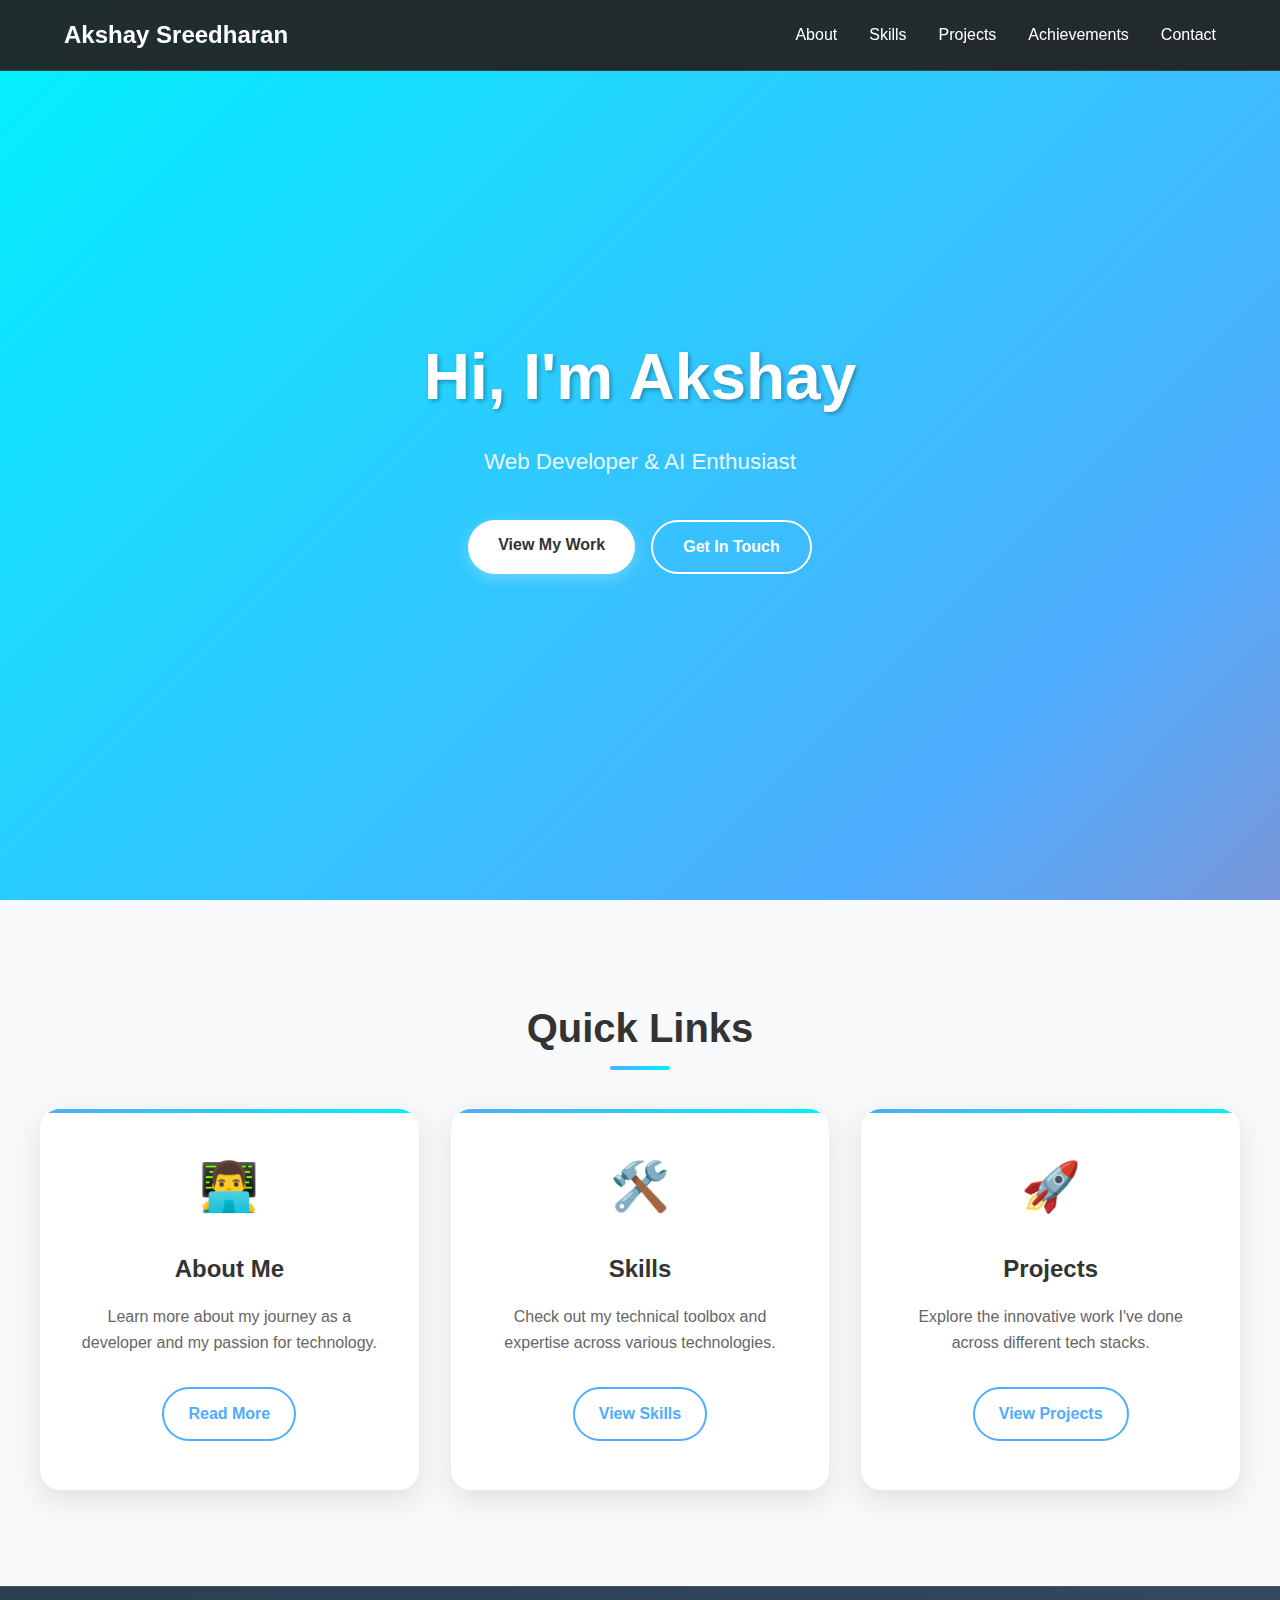
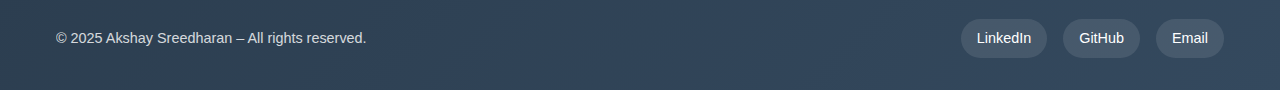
<file: index.html>
<!DOCTYPE html>
<html lang="en">
<head>
  <meta charset="UTF-8">
  <title>Akshay Sreedharan</title>
  <meta name="viewport" content="width=device-width, initial-scale=1">
  <link rel="stylesheet" href="style.css">
</head>
<body>
  <div class="page-wrapper">
    <!-- Navbar -->
    <nav class="navbar">
      <div class="container">
        <a href="index.html" class="logo">Akshay Sreedharan</a>

        <!-- Hamburger -->
        <div class="hamburger" id="hamburger">
          <span></span><span></span><span></span>
        </div>

        <ul class="nav-links" id="nav-links">
          <li><a href="about.html">About</a></li>
          <li><a href="skills.html">Skills</a></li>
          <li><a href="projects.html">Projects</a></li>
          <li><a href="achievements.html">Achievements</a></li>
          <li><a href="contact.html">Contact</a></li>
        </ul>
      </div>
    </nav>

    <main class="main-content">
      <!-- Hero -->
      <section class="hero">
        <div class="hero-content">
          <h1>Hi, I'm Akshay</h1>
          <p>Web Developer & AI Enthusiast</p>
          <div class="hero-buttons">
            <a href="projects.html" class="btn btn-primary">View My Work</a>
            <a href="contact.html" class="btn btn-secondary">Get In Touch</a>
          </div>
        </div>
        <div class="hero-particles" id="particles-js"></div>
      </section>

      <!-- Cards -->
      <section class="cards">
        <div class="container">
          <h2>Quick Links</h2>
          <div class="card-grid">
            <div class="card">
              <div class="card-icon">👨‍💻</div>
              <h3>About Me</h3>
              <p>Learn more about my journey as a developer and my passion for technology.</p>
              <a href="about.html" class="btn-outline">Read More</a>
            </div>
            <div class="card">
              <div class="card-icon">🛠️</div>
              <h3>Skills</h3>
              <p>Check out my technical toolbox and expertise across various technologies.</p>
              <a href="skills.html" class="btn-outline">View Skills</a>
            </div>
            <div class="card">
              <div class="card-icon">🚀</div>
              <h3>Projects</h3>
              <p>Explore the innovative work I've done across different tech stacks.</p>
              <a href="projects.html" class="btn-outline">View Projects</a>
            </div>
          </div>
        </div>
      </section>
    </main>

    <footer>
      <div class="container">
        <p>© 2025 Akshay Sreedharan – All rights reserved.</p>
        <div class="social-links">
          <a href="#" aria-label="LinkedIn">LinkedIn</a>
          <a href="#" aria-label="GitHub">GitHub</a>
          <a href="#" aria-label="Email">Email</a>
        </div>
      </div>
    </footer>
  </div>

  <!-- External JS -->
  <script src="particles.js"></script>
  <script src="script.js"></script>
</body>
</html>
</file>
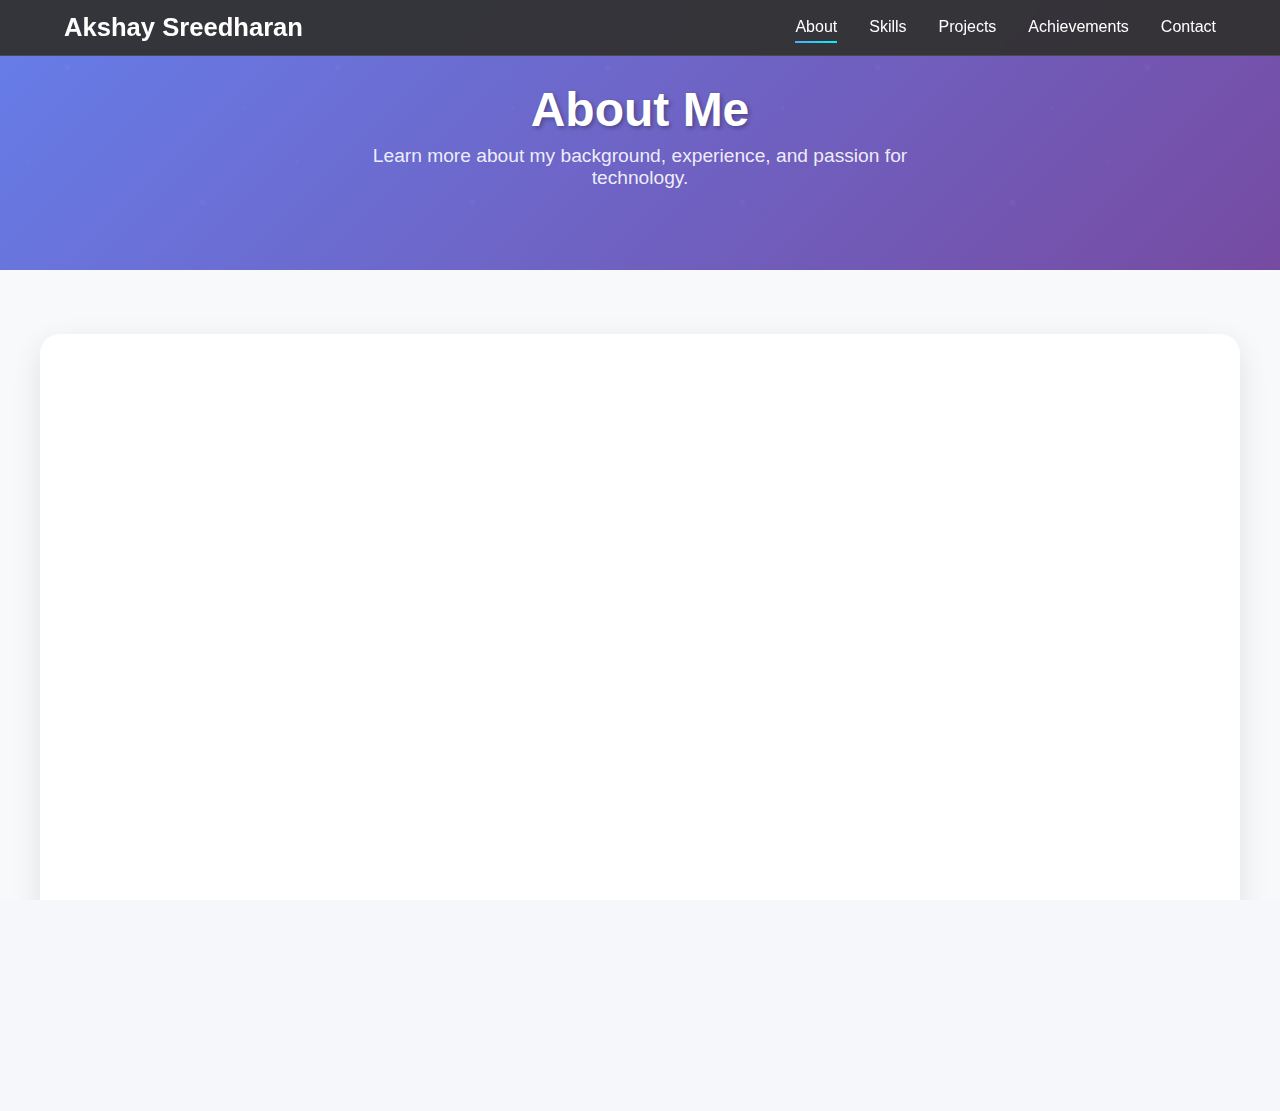
<file: about.html>
<!DOCTYPE html>
<html lang="en">
<head>
  <meta charset="UTF-8">
  <title>About | My Portfolio</title>
  <meta name="viewport" content="width=device-width, initial-scale=1">
  <link rel="stylesheet" href="style-about.css">
</head>
<body>
  <div class="page-wrapper">
    <!-- Navbar -->
    <nav class="navbar">
      <div class="container">
        <a href="index.html" class="logo">Akshay Sreedharan</a>
        <div class="hamburger" id="hamburger">
          <span></span><span></span><span></span>
        </div>
        <ul class="nav-links" id="nav-links">
          <li><a href="about.html" class="active">About</a></li>
          <li><a href="skills.html">Skills</a></li>
          <li><a href="projects.html">Projects</a></li>
          <li><a href="achievements.html">Achievements</a></li>
          <li><a href="contact.html">Contact</a></li>
        </ul>
      </div>
    </nav>

    <main class="main-content">
      <!-- Hero Section -->
      <section class="hero">
        <div class="hero-content">
          <h1>About Me</h1>
          <p>Learn more about my background, experience, and passion for technology.</p>
        </div>
      </section>

      <!-- About Content -->
      <section class="about-section">
        <div class="container">
          <div class="about-container">
            <!-- Profile Image -->
            <div class="profile-image fade-in">
              <img src="images/akshay.png" alt="Akshay Sreedharan Profile Image">
            </div>

            <!-- About Text -->
            <div class="about-text fade-in">
              <h2>Hi, I'm Akshay Sreedharan</h2>
              <p>
                I am a passionate web developer and AI enthusiast with experience in creating modern and dynamic websites using HTML, CSS, JavaScript, Python-Django, C programming, MySQL, and Java. I also work on building AI/ML models to solve real-world problems.
              </p>
              <p>
                My goal is to continuously improve my skills and contribute to innovative projects. I also have strong teamwork, leadership, and project management abilities that help me collaborate effectively in diverse teams.
              </p>

              <!-- Highlights -->
              <div class="highlights">
                <div class="highlight fade-in">
                  <div class="highlight-icon">🎓</div>
                  <h3>Education</h3>
                  <p>B.Tech, College of Engineering Trikaripur</p>
                </div>
                <div class="highlight fade-in">
                  <div class="highlight-icon">💼</div>
                  <h3>Experience</h3>
                  <p>AI/ML model building and web development projects</p>
                </div>
                <div class="highlight fade-in">
                  <div class="highlight-icon">🚀</div>
                  <h3>Interests</h3>
                  <p>AI, Web Development, Problem Solving</p>
                </div>
              </div>
            </div>
          </div>
        </div>
      </section>
    </main>

    <footer>
      <div class="container">
        <p>© 2025 Akshay Sreedharan – All rights reserved.</p>
        <div class="social-links">
          <a href="#" aria-label="LinkedIn">LinkedIn</a>
          <a href="#" aria-label="GitHub">GitHub</a>
          <a href="#" aria-label="Email">Email</a>
        </div>
      </div>
    </footer>
  </div>

  <script src="script.js"></script>
</body>
</html>
</file>
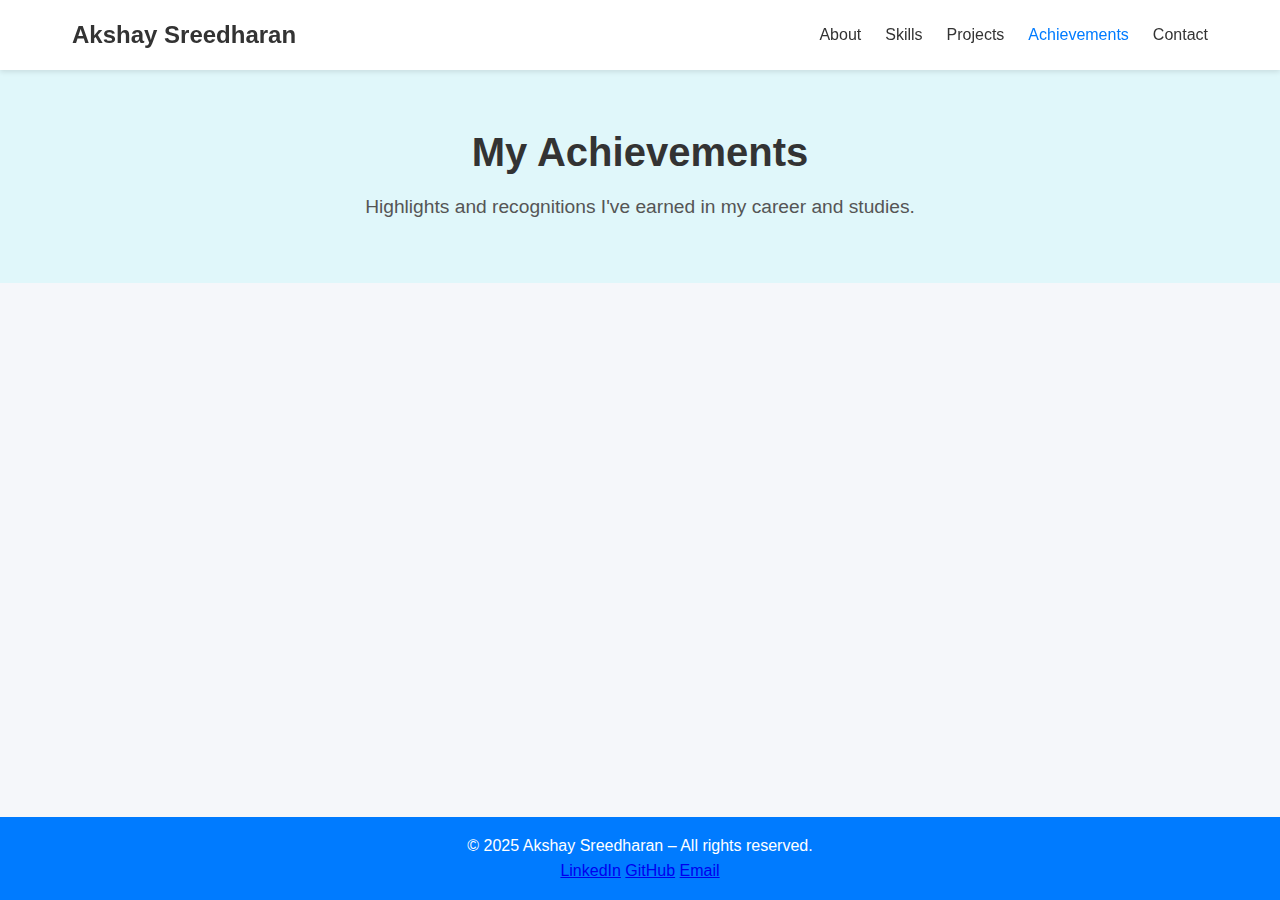
<file: achievements.html>
<!DOCTYPE html>
<html lang="en">
<head>
  <meta charset="UTF-8">
  <title>Achievements | My Portfolio</title>
  <meta name="viewport" content="width=device-width, initial-scale=1">
  <link rel="stylesheet" href="style-achievements.css">
</head>
<body>
  <div class="page-wrapper">
    <!-- Navbar -->
    <nav class="navbar">
      <div class="container">
        <a href="index.html" class="logo">Akshay Sreedharan</a>
        <div class="hamburger" id="hamburger">
          <span></span><span></span><span></span>
        </div>
        <ul class="nav-links" id="nav-links">
          <li><a href="about.html">About</a></li>
          <li><a href="skills.html">Skills</a></li>
          <li><a href="projects.html">Projects</a></li>
          <li><a href="achievements.html" class="active">Achievements</a></li>
          <li><a href="contact.html">Contact</a></li>
        </ul>
      </div>
    </nav>

    <main class="main-content">
      <!-- Hero Section -->
      <section class="hero">
        <div class="hero-content">
          <h1>My Achievements</h1>
          <p>Highlights and recognitions I've earned in my career and studies.</p>
        </div>
      </section>

  <!-- Achievements Section -->
  <section class="achievements-section">
    <div class="achievements-grid">

      <!-- Achievement 1 -->
      <div class="achievement-card fade-in">
        <img src="images/certificate1.jpg" alt="ICT Academy Internship Certificate">
        <h3>Internship - ICT Academy of Kerala</h3>
        <p>Completed a one-month internship in Artificial Intelligence and Machine Learning.</p>
        <span class="achievement-year">2025</span>
      </div>

      <!-- Achievement 2 -->
      <div class="achievement-card fade-in">
        <img src="images/certificate2.jpg" alt="Rever Tech Python Internship">
        <h3>Python Programming Internship</h3>
        <p>Attended a 7-day internship on Python Programming conducted by Revertech IT Solutions.</p>
        <span class="achievement-year">2024</span>
      </div>

    </div>
  </section>

    </main>

    <footer>
      <div class="container">
        <p>© 2025 Akshay Sreedharan – All rights reserved.</p>
        <div class="social-links">
          <a href="#" aria-label="LinkedIn">LinkedIn</a>
          <a href="#" aria-label="GitHub">GitHub</a>
          <a href="#" aria-label="Email">Email</a>
        </div>
      </div>
    </footer>
  </div>

  <script src="script.js"></script>
</body>
</html>
</file>
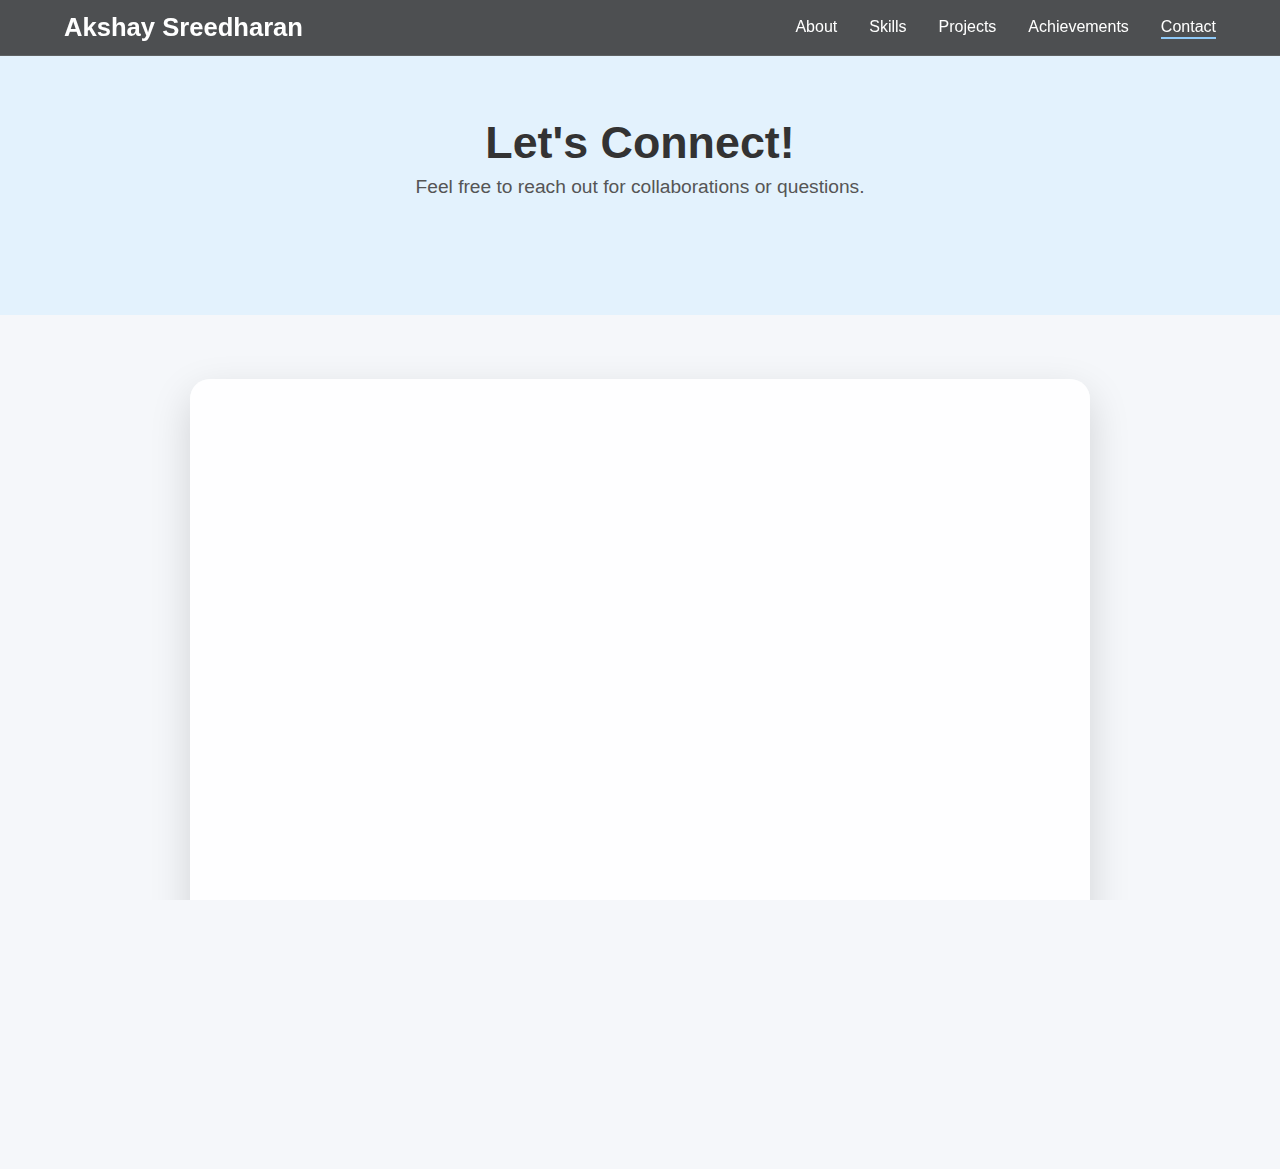
<file: contact.html>
<!DOCTYPE html>
<html lang="en">
<head>
  <meta charset="UTF-8">
  <title>Contact | Akshay Sreedharan
  </title>
  <meta name="viewport" content="width=device-width, initial-scale=1">
  <link rel="stylesheet" href="style-contact.css">
</head>
<body>
  <div class="page-wrapper">
    <!-- Navbar -->
    <nav class="navbar">
      <div class="container">
        <a href="index.html" class="logo">Akshay Sreedharan</a>
        <div class="hamburger" id="hamburger">
          <span></span><span></span><span></span>
        </div>
        <ul class="nav-links" id="nav-links">
          <li><a href="about.html">About</a></li>
          <li><a href="skills.html">Skills</a></li>
          <li><a href="projects.html">Projects</a></li>
          <li><a href="achievements.html">Achievements</a></li>
          <li><a href="contact.html" class="active">Contact</a></li>
        </ul>
      </div>
    </nav>

    <main class="main-content">
      <!-- Hero Section -->
      <section class="hero">
        <div class="hero-content">
          <h1>Let's Connect!</h1>
          <p>Feel free to reach out for collaborations or questions.</p>
        </div>
      </section>

  <!-- Contact Section -->
  <section class="contact-section">
    <div class="contact-container">
      <div class="contact-card">

        <!-- Profile Image -->
        <div class="contact-image fade-in" style="animation-delay: 0.2s;">
          <img src="images/akshay.png" alt="Akshay Sreedharan">
        </div>

        <!-- Contact Form -->
        <form class="contact-form fade-in" style="animation-delay: 0.4s;" action="#" method="post">
          <h2>Contact Me</h2>
          <p>Fill out the form below and I'll respond shortly.</p>

          <label for="name">Name</label>
          <input type="text" id="name" name="name" placeholder="Your Name" required>

          <label for="email">Email</label>
          <input type="email" id="email" name="email" placeholder="you@example.com" required>

          <label for="message">Message</label>
          <textarea id="message" name="message" rows="6" placeholder="Your message..." required></textarea>

          <button type="submit" class="btn">Send Message</button>

          <!-- Social Links -->
          <div class="social-links fade-in" style="animation-delay: 0.6s;">
            <a href="https://www.instagram.com/a_4_ksh_y" target="_blank">
              <img src="images/instagram.png" alt="Instagram">
            </a>
            <a href="https://www.linkedin.com/in/akshay-sreedharan" target="_blank">
              <img src="images/linkedin.png" alt="LinkedIn">
            </a>
            <a href="mailto:akshaysreedharan555@gmail.com">
              <img src="images/gmail.png" alt="Gmail">
            </a>
          </div>
        </form>

      </div>
    </div>
      </section>
    </main>

    <footer>
      <div class="container">
        <p>© 2025 Akshay Sreedharan – All rights reserved.</p>
        <div class="social-links">
          <a href="#" aria-label="LinkedIn">LinkedIn</a>
          <a href="#" aria-label="GitHub">GitHub</a>
          <a href="#" aria-label="Email">Email</a>
        </div>
      </div>
    </footer>
  </div>

  <script src="script.js"></script>
</body>
</html>
</file>
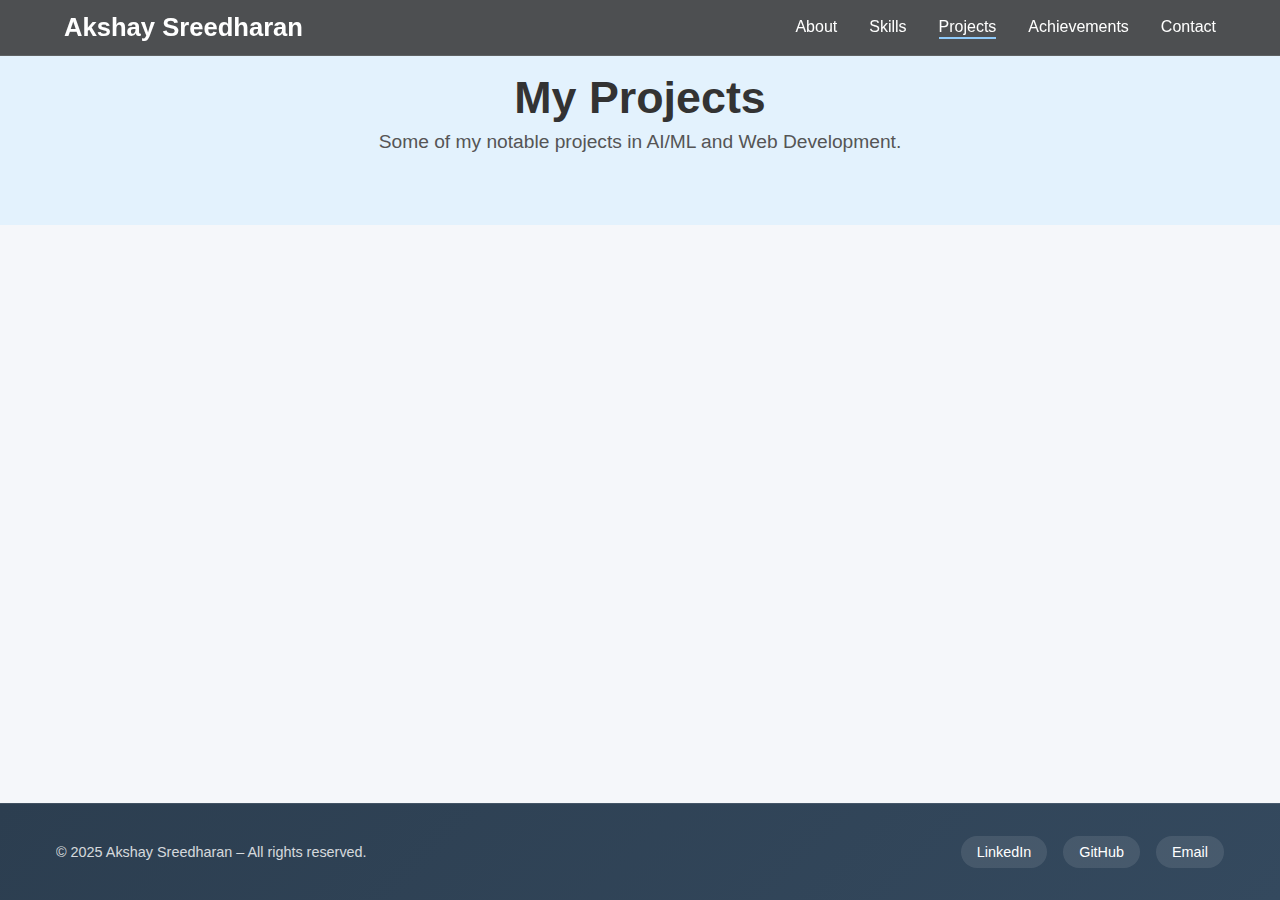
<file: projects.html>
<!DOCTYPE html>
<html lang="en">
<head>
  <meta charset="UTF-8">
  <title>Projects | Akshay Sreedharan</title>
  <meta name="viewport" content="width=device-width, initial-scale=1">
  <link rel="stylesheet" href="style-projects.css">
</head>
<body>
  <div class="page-wrapper">
    <!-- Navbar -->
    <nav class="navbar">
      <div class="container">
        <a href="index.html" class="logo">Akshay Sreedharan</a>
        <div class="hamburger" id="hamburger">
          <span></span><span></span><span></span>
        </div>
        <ul class="nav-links" id="nav-links">
          <li><a href="about.html">About</a></li>
          <li><a href="skills.html">Skills</a></li>
          <li><a href="projects.html" class="active">Projects</a></li>
          <li><a href="achievements.html">Achievements</a></li>
          <li><a href="contact.html">Contact</a></li>
        </ul>
      </div>
    </nav>

    <main class="main-content">
      <!-- Hero Section -->
      <section class="hero">
        <div class="hero-content">
          <h1>My Projects</h1>
          <p>Some of my notable projects in AI/ML and Web Development.</p>
        </div>
      </section>

      <!-- Projects Section -->
      <section class="projects-section">
        <div class="container">
          <div class="projects-grid">
            <!-- Project 1 -->
            <div class="project-card fade-in">
              <div class="project-image-wrapper">
                <img src="images/mobile.png" alt="Mobile Price Prediction" class="project-image">
                <div class="overlay">
                  <h4>Mobile Price Prediction</h4>
                  <p>Predicts mobile phone prices using machine learning algorithms in Python.</p>
                </div>
              </div>
              <div class="tech-tags">
                <span>Python</span>
                <span>Machine Learning</span>
              </div>
              <div class="project-links">
                <a href="https://github.com/username/mobile-price-prediction" target="_blank">GitHub</a>
              </div>
            </div>

            <!-- Project 2 -->
            <div class="project-card fade-in">
              <div class="project-image-wrapper">
                <img src="images/ec.png" alt="E-commerce Website" class="project-image">
                <div class="overlay">
                  <h4>E-commerce Website</h4>
                  <p>Full-stack e-commerce website built with HTML, CSS, JavaScript, React, Node.js, and MongoDB.</p>
                </div>
              </div>
              <div class="tech-tags">
                <span>HTML</span>
                <span>CSS</span>
                <span>JavaScript</span>
                <span>React</span>
                <span>Node.js</span>
                <span>MongoDB</span>
              </div>
              <div class="project-links">
                <a href="https://github.com/username/ecommerce-website" target="_blank">GitHub</a>
                <a href="https://live-demo-link.com" target="_blank">Live Demo</a>
              </div>
            </div>

            <!-- Project 3 -->
            <div class="project-card fade-in">
              <div class="project-image-wrapper">
                <img src="images/canteen.png" alt="College Canteen Management" class="project-image">
                <div class="overlay">
                  <h4>College Canteen Management</h4>
                  <p>Management system for college canteens to handle orders, inventory, and billing efficiently.</p>
                </div>
              </div>
              <div class="tech-tags">
                <span>HTML</span>
                <span>CSS</span>
                <span>PHP</span>
              </div>
              <div class="project-links">
                <a href="https://github.com/username/canteen-management" target="_blank">GitHub</a>
              </div>
            </div>
          </div>
        </div>
      </section>
    </main>

    <footer>
      <div class="container">
        <p>© 2025 Akshay Sreedharan – All rights reserved.</p>
        <div class="social-links">
          <a href="#" aria-label="LinkedIn">LinkedIn</a>
          <a href="#" aria-label="GitHub">GitHub</a>
          <a href="#" aria-label="Email">Email</a>
        </div>
      </div>
    </footer>
  </div>

  <script src="script.js"></script>
</body>
</html>
</file>
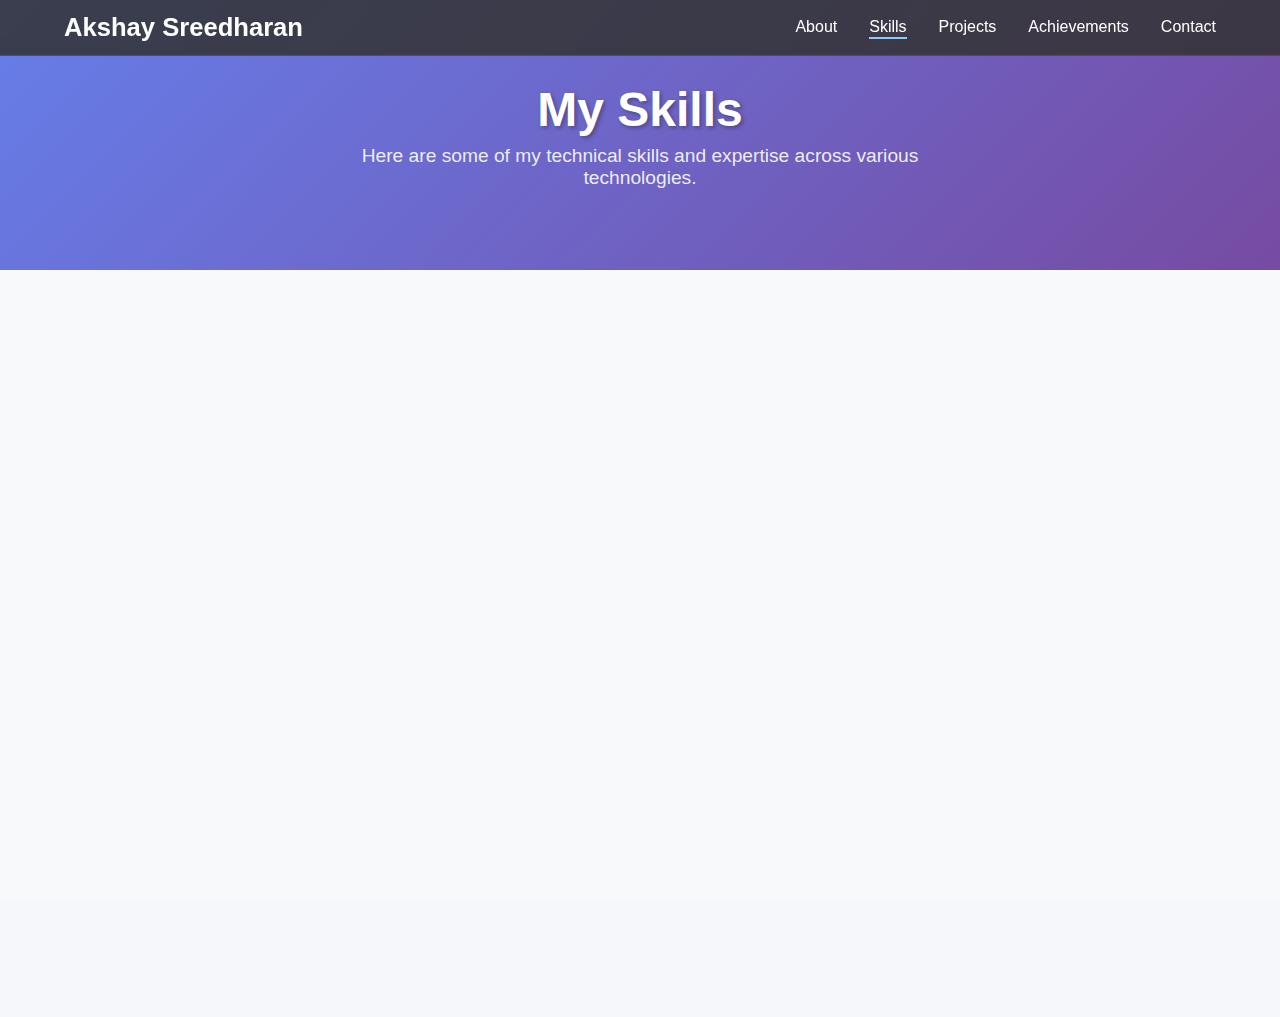
<file: skills.html>
<!DOCTYPE html>
<html lang="en">
<head>
  <meta charset="UTF-8">
  <title>Skills | Akshay Sreedharan</title>
  <meta name="viewport" content="width=device-width, initial-scale=1">
  <link rel="stylesheet" href="style-skills.css">
</head>
<body>
  <div class="page-wrapper">
    <!-- Navbar -->
    <nav class="navbar">
      <div class="container">
        <a href="index.html" class="logo">Akshay Sreedharan</a>
        <div class="hamburger" id="hamburger">
          <span></span><span></span><span></span>
        </div>
        <ul class="nav-links" id="nav-links">
          <li><a href="about.html">About</a></li>
          <li><a href="skills.html" class="active">Skills</a></li>
          <li><a href="projects.html">Projects</a></li>
          <li><a href="achievements.html">Achievements</a></li>
          <li><a href="contact.html">Contact</a></li>
        </ul>
      </div>
    </nav>

    <main class="main-content">
      <!-- Hero Section -->
      <section class="hero">
        <div class="hero-content">
          <h1>My Skills</h1>
          <p>Here are some of my technical skills and expertise across various technologies.</p>
        </div>
      </section>

      <!-- Skills Grid Section -->
      <section class="skills-section">
        <div class="container">
          <div class="skills-grid">
            <div class="skill-card fade-in">
              <img src="images/html.png" alt="HTML Icon">
              <h3>HTML</h3>
              <p>Semantic markup and modern HTML5</p>
            </div>

            <div class="skill-card fade-in">
              <img src="images/css.png" alt="CSS Icon">
              <h3>CSS</h3>
              <p>Responsive design and animations</p>
            </div>

            <div class="skill-card fade-in">
              <img src="images/javascript.png" alt="JavaScript Icon">
              <h3>JavaScript</h3>
              <p>Interactive web applications</p>
            </div>

            <div class="skill-card fade-in">
              <img src="images/python.png" alt="Python-Django Icon">
              <h3>Python</h3>
              <p>Backend development and AI/ML</p>
            </div>

            <div class="skill-card fade-in">
              <img src="images/c.png" alt="C Programming Icon">
              <h3>C Programming</h3>
              <p>System programming and algorithms</p>
            </div>

            <div class="skill-card fade-in">
              <img src="images/mysql.png" alt="MySQL Icon">
              <h3>MySQL</h3>
              <p>Database design and management</p>
            </div>

            <div class="skill-card fade-in">
              <img src="images/java.png" alt="Java Icon">
              <h3>Java</h3>
              <p>Object-oriented programming</p>
            </div>
          </div>
        </div>
      </section>
    </main>

    <footer>
      <div class="container">
        <p>© 2025 Akshay Sreedharan – All rights reserved.</p>
        <div class="social-links">
          <a href="#" aria-label="LinkedIn">LinkedIn</a>
          <a href="#" aria-label="GitHub">GitHub</a>
          <a href="#" aria-label="Email">Email</a>
        </div>
      </div>
    </footer>
  </div>

  <script src="script.js"></script>
</body>
</html>
</file>
<file: style.css>
/* RESET & GLOBALS */
* { 
  margin: 0; 
  padding: 0; 
  box-sizing: border-box; 
}

html { 
  scroll-behavior: smooth; 
  height: 100%;
}

body {
  font-family: "Inter", "Segoe UI", Arial, sans-serif;
  line-height: 1.6;
  color: #333;
  background-color: #f8f9fa;
  min-height: 100vh;
  display: flex;
  flex-direction: column;
}

.page-wrapper {
  min-height: 100vh;
  display: flex;
  flex-direction: column;
}

.main-content {
  flex: 1;
}

/* NAVBAR */
.navbar {
  position: fixed;
  width: 100%;
  top: 0;
  background: rgba(34, 34, 34, 0.95);
  backdrop-filter: blur(10px);
  padding: 1rem 0;
  z-index: 1000;
  border-bottom: 1px solid rgba(255, 255, 255, 0.1);
  transition: all 0.3s ease;
}

.navbar .container {
  max-width: 1200px;
  width: 90%;
  margin: auto;
  display: flex;
  justify-content: space-between;
  align-items: center;
}

.logo {
  color: #fff;
  font-size: 1.5rem;
  text-decoration: none;
  font-weight: 700;
  transition: color 0.3s ease;
}

.logo:hover {
  color: #4facfe;
}

.nav-links {
  list-style: none;
  display: flex;
  gap: 2rem;
  align-items: center;
}

.nav-links a {
  color: #fff;
  text-decoration: none;
  font-weight: 500;
  position: relative;
  padding: 0.5rem 0;
  transition: all 0.3s ease;
}

.nav-links a::after {
  content: '';
  position: absolute;
  bottom: 0;
  left: 0;
  width: 0;
  height: 2px;
  background: linear-gradient(90deg, #4facfe, #00f2fe);
  transition: width 0.3s ease;
}

.nav-links a:hover::after {
  width: 100%;
}

.nav-links a:hover {
  color: #4facfe;
}

/* Hamburger Menu */
.hamburger {
  display: none;
  flex-direction: column;
  cursor: pointer;
  gap: 4px;
  z-index: 1001;
  position: relative;
}

.hamburger span {
  width: 25px;
  height: 3px;
  background: #fff;
  transition: all 0.3s ease;
  border-radius: 2px;
}

.hamburger.active span:nth-child(1) {
  transform: rotate(45deg) translate(5px, 5px);
}

.hamburger.active span:nth-child(2) {
  opacity: 0;
}

.hamburger.active span:nth-child(3) {
  transform: rotate(-45deg) translate(6px, -6px);
}

/* HERO SECTION + GRADIENT ANIMATION */
.hero {
  height: 100vh;
  display: flex;
  flex-direction: column;
  justify-content: center;
  align-items: center;
  text-align: center;
  color: #fff;
  position: relative;
  overflow: hidden;

  background: linear-gradient(-45deg, #667eea, #764ba2, #f093fb, #f5576c, #4facfe, #00f2fe);
  background-size: 400% 400%;
  animation: gradientMove 15s ease infinite;
}

@keyframes gradientMove {
  0%   { background-position: 0% 50%; }
  50%  { background-position: 100% 50%; }
  100% { background-position: 0% 50%; }
}

.hero-content {
  z-index: 2;
  position: relative;
}

.hero h1 { 
  font-size: 4rem; 
  margin-bottom: 1rem; 
  font-weight: 700;
  text-shadow: 2px 2px 4px rgba(0,0,0,0.3);
  animation: fadeInUp 1s ease-out;
}

.hero p { 
  font-size: 1.4rem; 
  margin-bottom: 2.5rem; 
  opacity: 0.9;
  animation: fadeInUp 1s ease-out 0.2s both;
}

.hero-buttons {
  display: flex;
  gap: 1rem;
  justify-content: center;
  flex-wrap: wrap;
  animation: fadeInUp 1s ease-out 0.4s both;
}

.btn {
  padding: 12px 30px;
  border-radius: 50px;
  text-decoration: none;
  font-weight: 600;
  transition: all 0.3s ease;
  display: inline-block;
  position: relative;
  overflow: hidden;
}

.btn-primary {
  background: #fff;
  color: #333;
  box-shadow: 0 4px 15px rgba(255, 255, 255, 0.3);
}

.btn-primary:hover { 
  transform: translateY(-2px);
  box-shadow: 0 6px 20px rgba(255, 255, 255, 0.4);
}

.btn-secondary {
  background: transparent;
  color: #fff;
  border: 2px solid #fff;
}

.btn-secondary:hover {
  background: #fff;
  color: #333;
  transform: translateY(-2px);
}

.hero-particles {
  position: absolute;
  top: 0;
  left: 0;
  width: 100%;
  height: 100%;
  z-index: 1;
}

@keyframes fadeInUp {
  from {
    opacity: 0;
    transform: translateY(30px);
  }
  to {
    opacity: 1;
    transform: translateY(0);
  }
}

/* CARDS */
.cards {
  padding: 6rem 1rem;
  background: #f8f9fa;
}

.cards .container {
  max-width: 1200px;
  margin: 0 auto;
  text-align: center;
}

.cards h2 { 
  font-size: 2.5rem; 
  margin-bottom: 3rem; 
  color: #333;
  font-weight: 700;
  position: relative;
}

.cards h2::after {
  content: '';
  position: absolute;
  bottom: -10px;
  left: 50%;
  transform: translateX(-50%);
  width: 60px;
  height: 4px;
  background: linear-gradient(90deg, #4facfe, #00f2fe);
  border-radius: 2px;
}

.card-grid {
  display: grid;
  grid-template-columns: repeat(auto-fit, minmax(300px, 1fr));
  gap: 2rem;
  margin-top: 3rem;
}

.card {
  background: #fff;
  padding: 2.5rem 2rem;
  border-radius: 20px;
  box-shadow: 0 10px 30px rgba(0,0,0,0.1);
  transition: all 0.3s ease;
  position: relative;
  overflow: hidden;
  border: 1px solid rgba(255, 255, 255, 0.2);
}

.card::before {
  content: '';
  position: absolute;
  top: 0;
  left: 0;
  right: 0;
  height: 4px;
  background: linear-gradient(90deg, #4facfe, #00f2fe);
}

.card:hover {
  transform: translateY(-10px);
  box-shadow: 0 20px 40px rgba(0,0,0,0.15);
}

.card-icon {
  font-size: 3rem;
  margin-bottom: 1.5rem;
  display: block;
}

.card h3 { 
  margin-bottom: 1rem; 
  font-size: 1.5rem;
  font-weight: 600;
  color: #333;
}

.card p { 
  margin-bottom: 2rem; 
  color: #666;
  line-height: 1.6;
}

.btn-outline {
  display: inline-block;
  padding: 12px 24px;
  border: 2px solid #4facfe;
  color: #4facfe;
  text-decoration: none;
  border-radius: 50px;
  transition: all 0.3s ease;
  font-weight: 600;
  position: relative;
  overflow: hidden;
}

.btn-outline::before {
  content: '';
  position: absolute;
  top: 0;
  left: -100%;
  width: 100%;
  height: 100%;
  background: linear-gradient(90deg, #4facfe, #00f2fe);
  transition: left 0.3s ease;
  z-index: -1;
}

.btn-outline:hover::before {
  left: 0;
}

.btn-outline:hover { 
  color: #fff;
  transform: translateY(-2px);
  box-shadow: 0 5px 15px rgba(79, 172, 254, 0.4);
}

/* FOOTER */
footer {
  background: linear-gradient(135deg, #2c3e50, #34495e);
  color: #fff;
  padding: 2rem 0;
  margin-top: auto;
  border-top: 1px solid rgba(255, 255, 255, 0.1);
}

footer .container {
  max-width: 1200px;
  margin: 0 auto;
  padding: 0 1rem;
  display: flex;
  justify-content: space-between;
  align-items: center;
  flex-wrap: wrap;
  gap: 1rem;
}

footer p {
  font-size: 0.9rem;
  opacity: 0.8;
}

.social-links {
  display: flex;
  gap: 1rem;
}

.social-links a {
  color: #fff;
  text-decoration: none;
  padding: 0.5rem 1rem;
  border-radius: 25px;
  background: rgba(255, 255, 255, 0.1);
  transition: all 0.3s ease;
  font-size: 0.9rem;
}

.social-links a:hover {
  background: rgba(255, 255, 255, 0.2);
  transform: translateY(-2px);
}

/* RESPONSIVE */
@media (max-width: 768px) {
  .hamburger {
    display: flex;
  }
  
  .nav-links {
    position: absolute;
    top: 100%;
    left: 0;
    right: 0;
    background: rgba(34, 34, 34, 0.98);
    backdrop-filter: blur(10px);
    flex-direction: column;
    padding: 1rem;
    gap: 0.5rem;
    transform: translateY(-20px);
    opacity: 0;
    pointer-events: none;
    transition: all 0.3s ease;
    z-index: 1000;
    border-radius: 0 0 10px 10px;
  }
  
  .nav-links.open {
    transform: translateY(0);
    opacity: 1;
    pointer-events: auto;
  }
  
  .hero h1 { 
    font-size: 2.5rem; 
  }
  
  .hero p {
    font-size: 1.1rem;
  }
  
  .hero-buttons {
    flex-direction: column;
    align-items: center;
  }
  
  .card-grid {
    grid-template-columns: 1fr;
    gap: 1.5rem;
  }
  
  .cards h2 {
    font-size: 2rem;
  }
  
  footer .container {
    flex-direction: column;
    text-align: center;
  }
  
  .social-links {
    justify-content: center;
  }
}

@media (max-width: 480px) {
  .hero h1 { 
    font-size: 2rem; 
  }
  
  .hero p {
    font-size: 1rem;
  }
  
  .btn {
    padding: 10px 20px;
    font-size: 0.9rem;
  }
  
  .card {
    padding: 2rem 1.5rem;
  }
  
  .cards h2 {
    font-size: 1.8rem;
  }
}
</file>
<file: style-about.css>
/* GENERAL RESET */
* { 
  margin: 0; 
  padding: 0; 
  box-sizing: border-box; 
}

html { 
  scroll-behavior: smooth; 
  height: 100%;
}

body, html{
  font-family: "Inter", "Poppins", sans-serif;
  background: #f5f7fa;
  color: #333;
  overflow-x: hidden;
  min-height: 100vh;
  display: flex;
  flex-direction: column;
}

.page-wrapper {
  min-height: 100vh;
  display: flex;
  flex-direction: column;
}

.main-content {
  flex: 1;
}

/* NAVBAR */
.navbar {
  position: fixed;
  top: 0;
  width: 100%;
  padding: 0.8rem 0;
  z-index: 1000;
  background: rgba(50, 50, 50, 0.95);
  backdrop-filter: blur(10px);
  border-bottom: 1px solid rgba(255, 255, 255, 0.1);
  transition: all 0.3s ease;
}

.navbar .container { 
  display: flex; 
  justify-content: space-between; 
  align-items: center; 
  max-width: 1200px;
  width: 90%; 
  margin: auto;
}

.logo { 
  color: #fff; 
  font-size: 1.6rem; 
  font-weight: 700; 
  text-decoration: none;
  transition: color 0.3s ease;
}

.logo:hover {
  color: #4facfe;
}

.nav-links { 
  list-style: none; 
  display: flex; 
  gap: 2rem;
  align-items: center;
}

.nav-links a { 
  color: #fff; 
  text-decoration: none; 
  font-weight: 500; 
  position: relative; 
  padding: 0.5rem 0;
  transition: all 0.3s ease;
}

.nav-links a::after { 
  content: ''; 
  position: absolute; 
  bottom: 0; 
  left: 0; 
  width: 0%; 
  height: 2px; 
  background: linear-gradient(90deg, #4facfe, #00f2fe); 
  transition: width 0.3s ease;
}

.nav-links a:hover::after, .nav-links a.active::after { 
  width: 100%; 
}

.nav-links a:hover {
  color: #4facfe;
}

.hamburger { 
  display: none; 
  flex-direction: column; 
  cursor: pointer; 
  gap: 4px;
}

.hamburger span { 
  width: 25px; 
  height: 3px; 
  background: #fff; 
  transition: all 0.3s ease;
  border-radius: 2px;
}

.hamburger.active span:nth-child(1) { 
  transform: rotate(45deg) translate(5px, 5px);
}

.hamburger.active span:nth-child(2) { 
  opacity: 0;
}

.hamburger.active span:nth-child(3) { 
  transform: rotate(-45deg) translate(6px, -6px);
}

@media(max-width: 768px) {
  .hamburger {
    display: flex;
  }
  
  .nav-links { 
    position: absolute;
    top: 100%; 
    left: 0;
    right: 0;
    flex-direction: column; 
    background: rgba(50, 50, 50, 0.98); 
    backdrop-filter: blur(10px); 
    padding: 1rem; 
    gap: 0.5rem; 
    transform: translateY(-20px); 
    opacity: 0; 
    pointer-events: none; 
    transition: all 0.3s ease;
  }
  
  .nav-links.open {
    transform: translateY(0); 
    opacity: 1; 
    pointer-events: auto;
  }
}

/* HERO SECTION */
.hero {
  height: 30vh;
  display: flex;
  flex-direction: column;
  justify-content: center;
  align-items: center;
  text-align: center;
  background: linear-gradient(135deg, #667eea 0%, #764ba2 100%);
  color: #fff;
  position: relative;
  overflow: hidden;
}

.hero::before {
  content: '';
  position: absolute;
  top: 0;
  left: 0;
  right: 0;
  bottom: 0;
  background: url('data:image/svg+xml,<svg xmlns="http://www.w3.org/2000/svg" viewBox="0 0 100 100"><defs><pattern id="grain" width="100" height="100" patternUnits="userSpaceOnUse"><circle cx="25" cy="25" r="1" fill="white" opacity="0.1"/><circle cx="75" cy="75" r="1" fill="white" opacity="0.1"/><circle cx="50" cy="10" r="0.5" fill="white" opacity="0.1"/><circle cx="10" cy="60" r="0.5" fill="white" opacity="0.1"/><circle cx="90" cy="40" r="0.5" fill="white" opacity="0.1"/></pattern></defs><rect width="100" height="100" fill="url(%23grain)"/></svg>');
  opacity: 0.3;
}

.hero-content {
  position: relative;
  z-index: 2;
}

.hero h1 { 
  font-size: 3rem; 
  margin-bottom: 0.5rem; 
  color: #fff;
  font-weight: 700;
  text-shadow: 2px 2px 4px rgba(0,0,0,0.3);
}

.hero p { 
  font-size: 1.2rem; 
  color: rgba(255, 255, 255, 0.9);
  max-width: 600px;
  margin: 0 auto;
}

/* ABOUT SECTION */
.about-section {
  padding: 4rem 1rem;
  background: #f8f9fa;
}

.about-section .container {
  max-width: 1200px;
  margin: 0 auto;
}

.about-container {
  display: flex;
  align-items: center;
  justify-content: center;
  flex-wrap: wrap;
  gap: 4rem;
  background: #fff;
  padding: 3rem;
  border-radius: 20px;
  box-shadow: 0 10px 30px rgba(0,0,0,0.1);
}

.profile-image {
  flex-shrink: 0;
}

.profile-image img {
  width: 280px;
  height: 280px;
  border-radius: 50%;
  object-fit: cover;
  border: 6px solid transparent;
  background: linear-gradient(45deg, #4facfe, #00f2fe) border-box;
  box-shadow: 0 10px 30px rgba(79, 172, 254, 0.3);
  transition: transform 0.3s ease;
}

.profile-image img:hover {
  transform: scale(1.05);
}

.about-text {
  flex: 1;
  min-width: 300px;
}

.about-text h2 {
  font-size: 2.5rem;
  margin-bottom: 1.5rem;
  color: #333;
  font-weight: 700;
  position: relative;
}

.about-text h2::after {
  content: '';
  position: absolute;
  bottom: -10px;
  left: 0;
  width: 60px;
  height: 4px;
  background: linear-gradient(90deg, #4facfe, #00f2fe);
  border-radius: 2px;
}

.about-text p {
  font-size: 1.1rem;
  line-height: 1.7;
  margin-bottom: 1.5rem;
  color: #666;
}

.highlights {
  display: flex;
  flex-wrap: wrap;
  gap: 1.5rem;
  margin-top: 2rem;
}

.highlight {
  background: #fff;
  padding: 2rem 1.5rem;
  border-radius: 15px;
  box-shadow: 0 5px 20px rgba(0,0,0,0.1);
  flex: 1 1 200px;
  text-align: center;
  transition: all 0.3s ease;
  border: 1px solid rgba(79, 172, 254, 0.1);
  position: relative;
  overflow: hidden;
}

.highlight::before {
  content: '';
  position: absolute;
  top: 0;
  left: 0;
  right: 0;
  height: 3px;
  background: linear-gradient(90deg, #4facfe, #00f2fe);
}

.highlight:hover {
  transform: translateY(-8px);
  box-shadow: 0 15px 35px rgba(0,0,0,0.15);
}

.highlight-icon {
  font-size: 2.5rem;
  margin-bottom: 1rem;
  display: block;
}

.highlight h3 {
  margin-bottom: 0.8rem;
  font-size: 1.2rem;
  color: #333;
  font-weight: 600;
}

.highlight p {
  font-size: 0.95rem;
  color: #666;
  margin-bottom: 0;
}

/* FADE-IN */
.fade-in {
  opacity: 0;
  transform: translateY(20px);
  animation: fadeInUp 0.8s ease-out forwards;
}

.fade-in:nth-child(1) { animation-delay: 0.2s; }
.fade-in:nth-child(2) { animation-delay: 0.4s; }
.fade-in:nth-child(3) { animation-delay: 0.6s; }
.fade-in:nth-child(4) { animation-delay: 0.8s; }

@keyframes fadeInUp {
  0% {
    opacity: 0;
    transform: translateY(20px);
  }
  100% {
    opacity: 1;
    transform: translateY(0);
  }
}

/* FOOTER */
footer {
  background: linear-gradient(135deg, #2c3e50, #34495e);
  color: #fff;
  padding: 2rem 0;
  margin-top: auto;
  border-top: 1px solid rgba(255, 255, 255, 0.1);
}

footer .container {
  max-width: 1200px;
  margin: 0 auto;
  padding: 0 1rem;
  display: flex;
  justify-content: space-between;
  align-items: center;
  flex-wrap: wrap;
  gap: 1rem;
}

footer p {
  font-size: 0.9rem;
  opacity: 0.8;
}

.social-links {
  display: flex;
  gap: 1rem;
}

.social-links a {
  color: #fff;
  text-decoration: none;
  padding: 0.5rem 1rem;
  border-radius: 25px;
  background: rgba(255, 255, 255, 0.1);
  transition: all 0.3s ease;
  font-size: 0.9rem;
}

.social-links a:hover {
  background: rgba(255, 255, 255, 0.2);
  transform: translateY(-2px);
}

/* RESPONSIVE */
@media (max-width: 768px) {
  .hero h1 {
    font-size: 2.2rem;
  }
  
  .hero p {
    font-size: 1rem;
  }
  
  .about-container {
    flex-direction: column;
    gap: 2rem;
    padding: 2rem;
  }
  
  .profile-image img {
    width: 220px;
    height: 220px;
  }
  
  .about-text h2 {
    font-size: 2rem;
    text-align: center;
  }
  
  .about-text h2::after {
    left: 50%;
    transform: translateX(-50%);
  }
  
  .highlights {
    flex-direction: column;
  }
  
  footer .container {
    flex-direction: column;
    text-align: center;
  }
  
  .social-links {
    justify-content: center;
  }
}

@media (max-width: 480px) {
  .hero h1 {
    font-size: 1.8rem;
  }
  
  .about-text h2 {
    font-size: 1.8rem;
  }
  
  .profile-image img {
    width: 180px;
    height: 180px;
  }
  
  .about-container {
    padding: 1.5rem;
  }
}
</file>
<file: style-achievements.css>
/* GENERAL RESET */
* {
  margin: 0;
  padding: 0;
  box-sizing: border-box;
}

html { 
  scroll-behavior: smooth; 
  height: 100%;
}

body {
  font-family: "Inter", "Poppins", sans-serif;
  background: #f5f7fa;
  color: #333;
  line-height: 1.6;
  min-height: 100vh;
  display: flex;
  flex-direction: column;
}

.page-wrapper {
  min-height: 100vh;
  display: flex;
  flex-direction: column;
}

.main-content {
  flex: 1;
}

/* NAVBAR */
.navbar {
  position: fixed;
  top: 0;
  width: 100%;
  background: #fff;
  box-shadow: 0 2px 5px rgba(0,0,0,0.1);
  z-index: 1000;
}

.navbar .container {
  max-width: 1200px;
  margin: auto;
  display: flex;
  justify-content: space-between;
  align-items: center;
  padding: 1rem 2rem;
}

.logo {
  font-size: 1.5rem;
  font-weight: bold;
  color: #333;
  text-decoration: none;
}

.nav-links {
  list-style: none;
  display: flex;
  gap: 1.5rem;
}

.nav-links li a {
  text-decoration: none;
  color: #333;
  font-weight: 500;
  transition: color 0.3s;
}

.nav-links li a:hover,
.nav-links li a.active {
  color: #007bff;
}

/* Hamburger */
.hamburger {
  display: none;
  flex-direction: column;
  cursor: pointer;
  gap: 5px;
}

.hamburger span {
  width: 25px;
  height: 3px;
  background: #333;
  border-radius: 2px;
}

/* HERO SECTION */
.hero {
  padding: 120px 20px 60px;
  text-align: center;
  background: #e0f7fa;
}

.hero h1 {
  font-size: 2.5rem;
  margin-bottom: 0.5rem;
}

.hero p {
  font-size: 1.2rem;
  color: #555;
}

/* ACHIEVEMENTS GRID - ADVANCED LAYOUT */
.achievements-section {
  padding: 2rem;
  max-width: 1000px;
  margin: auto;
  position: relative;
}

.achievements-grid {
  display: flex;
  flex-direction: column;
  gap: 4rem;
  position: relative;
}

/* INDIVIDUAL CARD */
.achievement-card {
  display: flex;
  align-items: center;
  gap: 2rem;
  background: #fff;
  padding: 1.5rem;
  border-radius: 10px;
  box-shadow: 0 5px 15px rgba(0,0,0,0.1);
  position: relative;
  transition: transform 0.3s, box-shadow 0.3s;
}

.achievement-card:hover {
  transform: translateY(-5px);
  box-shadow: 0 8px 20px rgba(0,0,0,0.15);
}

/* IMAGE */
.achievement-card img {
  width: 180px;
  height: 120px;
  object-fit: cover;
  border-radius: 8px;
  flex-shrink: 0;
}

/* TEXT SECTION */
.achievement-card h3 {
  margin-bottom: 0.5rem;
  color: #007bff;
}

.achievement-card p {
  font-size: 0.95rem;
  color: #555;
}

.achievement-year {
  display: inline-block;
  margin-top: 0.5rem;
  padding: 0.2rem 0.5rem;
  background: #007bff;
  color: #fff;
  border-radius: 5px;
  font-size: 0.85rem;
}

/* ALTERNATE CARD POSITION */
.achievement-card:nth-child(even) {
  flex-direction: row-reverse; /* alternate image left/right */
}

/* FADE-IN ANIMATION */
.fade-in {
  opacity: 0;
  transform: translateY(20px);
  animation: fadeInAnimation 0.8s forwards;
}

@keyframes fadeInAnimation {
  to {
    opacity: 1;
    transform: translateY(0);
  }
}

/* FOOTER */
footer {
  text-align: center;
  padding: 1rem;
  margin-top: 2rem;
  background: #007bff;
  color: #fff;
  font-weight: 500;
}

/* RESPONSIVE */
@media (max-width: 768px) {
  .nav-links {
    display: none;
    flex-direction: column;
    gap: 1rem;
    background: #fff;
    position: absolute;
    top: 70px;
    right: 0;
    width: 200px;
    padding: 1rem;
    box-shadow: 0 5px 15px rgba(0,0,0,0.1);
    border-radius: 8px;
  }

  .nav-links.open {
    display: flex;
  }

  .hamburger {
    display: flex;
  }

  /* STACK CARDS VERTICALLY ON MOBILE */
  .achievement-card {
    flex-direction: column;
    text-align: center;
  }

  .achievement-card:nth-child(even) {
    flex-direction: column;
  }

  .achievement-card img {
    width: 100%;
    height: 150px;
    margin-bottom: 1rem;
  }
}
</file>
<file: style-contact.css>
/* ================================
   GENERAL RESET
================================ */
* { 
  margin: 0; 
  padding: 0; 
  box-sizing: border-box; 
}

html { 
  scroll-behavior: smooth; 
  height: 100%;
}

body, html {
  font-family: "Inter", "Poppins", sans-serif;
  overflow-x: hidden;
  background: #f5f7fa;
  color: #333;
  min-height: 100vh;
  display: flex;
  flex-direction: column;
}

.page-wrapper {
  min-height: 100vh;
  display: flex;
  flex-direction: column;
}

.main-content {
  flex: 1;
}

/* ================================
   NAVBAR
================================ */
.navbar {
  position: fixed;
  top: 0;
  width: 100%;
  padding: 0.8rem 0;
  z-index: 10;
  background: rgba(50, 50, 50, 0.85);
  backdrop-filter: blur(8px);
  border-bottom: 1px solid rgba(255, 255, 255, 0.1);
}

.navbar .container {
  display: flex;
  justify-content: space-between;
  align-items: center;
  width: 90%;
  margin: auto;
}

.logo {
  color: #fff;
  font-size: 1.6rem;
  font-weight: 700;
  text-decoration: none;
}

.nav-links {
  list-style: none;
  display: flex;
  gap: 2rem;
}

.nav-links a {
  color: #fff;
  text-decoration: none;
  font-weight: 500;
  position: relative;
  padding: 4px 0;
}

.nav-links a::after {
  content: '';
  position: absolute;
  bottom: 0;
  left: 0;
  width: 0%;
  height: 2px;
  background: #90caf9;
  transition: width 0.3s;
}

.nav-links a:hover::after,
.nav-links a.active::after {
  width: 100%;
}

/* Hamburger for mobile */
.hamburger {
  display: none;
  flex-direction: column;
  cursor: pointer;
  gap: 5px;
}

.hamburger span {
  width: 25px;
  height: 3px;
  background: #fff;
  transition: all 0.3s;
}

.hamburger.active span:nth-child(1) {
  transform: rotate(45deg) translate(5px, 5px);
}

.hamburger.active span:nth-child(2) {
  opacity: 0;
}

.hamburger.active span:nth-child(3) {
  transform: rotate(-45deg) translate(6px, -6px);
}

@media (max-width: 768px) {
  .nav-links {
    position: absolute;
    top: 100%;
    right: 0;
    flex-direction: column;
    background: rgba(50, 50, 50, 0.95);
    backdrop-filter: blur(8px);
    padding: 1rem 2rem;
    gap: 1rem;
    transform: translateY(-20px);
    opacity: 0;
    pointer-events: none;
    transition: all 0.3s;
  }

  .nav-links.open {
    transform: translateY(0);
    opacity: 1;
    pointer-events: auto;
  }

  .hamburger {
    display: flex;
  }
}

/* ================================
   HERO SECTION
================================ */
.hero {
  height: 35vh;
  display: flex;
  flex-direction: column;
  justify-content: center;
  align-items: center;
  text-align: center;
  position: relative;
  background: #e3f2fd;
}

.hero h1 {
  font-size: 2.8rem;
  margin-bottom: 0.5rem;
  color: #333;
}

.hero p {
  font-size: 1.2rem;
  color: #555;
}

/* ================================
   CONTACT SECTION
================================ */
.contact-section {
  display: flex;
  justify-content: center;
  align-items: center;
  padding: 4rem 1rem;
}

.contact-container {
  max-width: 900px;
  width: 100%;
}

.contact-card {
  display: flex;
  flex-wrap: wrap;
  backdrop-filter: blur(10px);
  background: rgba(255, 255, 255, 0.85);
  border-radius: 20px;
  box-shadow: 0 15px 40px rgba(0, 0, 0, 0.15);
  transition: transform 0.3s;
}

.contact-card:hover {
  transform: translateY(-5px);
}

/* ================================
   PROFILE IMAGE
================================ */
.contact-image {
  flex: 1 1 250px;
  display: flex;
  justify-content: center;
  align-items: center;
  padding: 2rem;
}

.contact-image img {
  width: 100%;
  max-width: 220px;
  border-radius: 50%; /* Circular image */
  border: 4px solid rgba(255, 255, 255, 0.6);
  box-shadow: 0 0 15px rgba(0, 0, 0, 0.1);
  transition: transform 0.3s;
}

.contact-image img:hover {
  transform: scale(1.03);
}

/* ================================
   CONTACT FORM
================================ */
.contact-form {
  flex: 2 1 400px;
  padding: 2rem;
  display: flex;
  flex-direction: column;
  gap: 1rem;
}

.contact-form h2 {
  margin-bottom: 0.5rem;
  font-size: 1.8rem;
  color: #333;
}

.contact-form p {
  font-size: 0.95rem;
  color: #555;
  margin-bottom: 1rem;
}

.contact-form label {
  color: #333;
  font-weight: 600;
}

.contact-form input,
.contact-form textarea {
  padding: 12px 15px;
  border-radius: 8px;
  border: 1px solid #ccc;
  outline: none;
  background: #fff;
  color: #333;
  font-weight: 500;
  transition: all 0.3s;
}

.contact-form input:focus,
.contact-form textarea:focus {
  border-color: #90caf9;
  box-shadow: 0 0 8px rgba(144, 202, 249, 0.5);
}

.contact-form button {
  padding: 12px 20px;
  border: none;
  border-radius: 8px;
  background: #90caf9;
  color: #fff;
  font-weight: 600;
  cursor: pointer;
  transition: all 0.3s;
}

.contact-form button:hover {
  background: #64b5f6;
  transform: scale(1.03);
}

/* ================================
   SOCIAL ICONS
================================ */
.social-links {
  display: flex;
  justify-content: center;
  gap: 1.5rem;
  margin-top: 1.5rem;
}

.social-links a img {
  width: 36px;
  height: 36px;
  transition: transform 0.3s, filter 0.3s;
}

.social-links a:hover img {
  transform: scale(1.2);
  filter: brightness(1.2);
}

/* ================================
   FADE-IN ANIMATIONS
================================ */
.fade-in {
  opacity: 0;
  transform: translateY(15px);
  animation: fadeInUp 1s forwards;
}

.fade-in:nth-child(1) {
  animation-delay: 0.2s;
}

.fade-in:nth-child(2) {
  animation-delay: 0.4s;
}

.fade-in:nth-child(3) {
  animation-delay: 0.6s;
}

@keyframes fadeInUp {
  0% {
    opacity: 0;
    transform: translateY(15px);
  }
  100% {
    opacity: 1;
    transform: translateY(0);
  }
}

/* ================================
   FOOTER
================================ */
footer {
  text-align: center;
  padding: 1rem;
  background: #424242;
  color: #fff;
  font-size: 0.9rem;
  border-top: 1px solid rgba(255, 255, 255, 0.1);
}

/* ================================
   RESPONSIVE
================================ */
@media (max-width: 768px) {
  .contact-card {
    flex-direction: column;
  }

  .contact-image,
  .contact-form {
    width: 100%;
    padding: 1.5rem;
  }

  .contact-image img {
    max-width: 180px;
  }

  .hero h1 {
    font-size: 2.2rem;
  }
}
</file>
<file: style-projects.css>
/* GENERAL RESET */
* { 
  margin: 0; 
  padding: 0; 
  box-sizing: border-box; 
}

html { 
  scroll-behavior: smooth; 
  height: 100%;
}

body, html{
  font-family: "Inter", "Poppins", sans-serif;
  background: #f5f7fa;
  color: #333;
  overflow-x: hidden;
  min-height: 100vh;
  display: flex;
  flex-direction: column;
}

.page-wrapper {
  min-height: 100vh;
  display: flex;
  flex-direction: column;
}

.main-content {
  flex: 1;
}

/* NAVBAR */
.navbar {
  position: fixed;
  top:0;
  width:100%;
  padding:0.8rem 0;
  z-index:10;
  background: rgba(50,50,50,0.85);
  backdrop-filter: blur(8px);
  border-bottom:1px solid rgba(255,255,255,0.1);
}
.navbar .container{ 
  display:flex; 
  justify-content:space-between; 
  align-items:center; 
  width:90%; 
  margin:auto;
}
.logo{ 
  color:#fff; 
  font-size:1.6rem; 
  font-weight:700; 
  text-decoration:none;
}
.nav-links{ 
  list-style:none; 
  display:flex; 
  gap:2rem;
}
.nav-links a{ 
  color:#fff; 
  text-decoration:none; 
  font-weight:500; 
  position:relative; 
  padding:4px 0;
}
.nav-links a::after{ 
  content:''; 
  position:absolute; 
  bottom:0; 
  left:0; 
  width:0%; 
  height:2px; 
  background:#90caf9; 
  transition:width 0.3s;
}
.nav-links a:hover::after, .nav-links a.active::after{ width:100%; }
.hamburger{ display:none; flex-direction:column; cursor:pointer; gap:5px;}
.hamburger span{ width:25px; height:3px; background:#fff; transition:all 0.3s;}
.hamburger.active span:nth-child(1){ transform:rotate(45deg) translate(5px,5px);}
.hamburger.active span:nth-child(2){ opacity:0;}
.hamburger.active span:nth-child(3){ transform:rotate(-45deg) translate(6px,-6px);}
@media(max-width:768px){
  .nav-links{ 
    position:absolute;
    top:100%; 
    right:0; 
    flex-direction:column; 
    background:rgba(50,50,50,0.95); 
    backdrop-filter:blur(8px); 
    padding:1rem 2rem; 
    gap:1rem; 
    transform:translateY(-20px); 
    opacity:0; 
    pointer-events:none; 
    transition: all .3s;
  }
  .nav-links.open{transform:translateY(0); opacity:1; pointer-events:auto;}
  .hamburger{display:flex;}
}

/* HERO SECTION */
.hero{
  height:25vh;
  display:flex;
  flex-direction:column;
  justify-content:center;
  align-items:center;
  text-align:center;
  background:#e3f2fd;
}
.hero h1{ 
  font-size:2.8rem; 
  margin-bottom:0.5rem; 
  color:#333;
}
.hero p{ 
  font-size:1.2rem; 
  color:#555; 
}

/* PROJECTS SECTION */
.projects-section{
  padding:4rem 1rem;
}
.projects-grid{
  display:grid;
  grid-template-columns: repeat(auto-fit, minmax(280px, 1fr));
  gap:2rem;
  max-width:1000px;
  margin:auto;
}
.project-card{
  background:#fff;
  border-radius:12px;
  box-shadow:0 4px 15px rgba(0,0,0,0.1);
  transition: transform 0.3s, box-shadow 0.3s;
  display:flex;
  flex-direction:column;
  overflow:hidden;
  position:relative;
}
.project-card:hover{
  transform: translateY(-8px);
  box-shadow:0 10px 25px rgba(0,0,0,0.15);
}

/* PROJECT IMAGE WITH MODERN OVERLAY */
.project-image-wrapper{
  position:relative;
  overflow:hidden;
  border-radius:15px 15px 0 0;
  cursor:pointer;
  margin-bottom:1rem;
  box-shadow:0 8px 20px rgba(0,0,0,0.15);
  transition: transform 0.4s, box-shadow 0.4s;
}
.project-image-wrapper:hover{
  transform: scale(1.03);
  box-shadow:0 15px 30px rgba(0,0,0,0.25);
}
.project-image{
  width:100%;
  height:220px;
  object-fit:cover;
  display:block;
  transition: transform 0.5s ease, filter 0.5s ease;
}
.project-image-wrapper:hover .project-image{
  transform: scale(1.05);
  filter: brightness(0.8);
}
.overlay{
  position:absolute;
  top:0;
  left:0;
  width:100%;
  height:100%;
  background:rgba(0,0,0,0.6);
  color:#fff;
  display:flex;
  flex-direction:column;
  justify-content:center;
  align-items:center;
  text-align:center;
  padding:1rem;
  opacity:0;
  transition: opacity 0.5s ease;
}
.project-image-wrapper:hover .overlay{
  opacity:1;
}
.overlay h4{
  font-size:1.2rem;
  margin-bottom:0.5rem;
}
.overlay p{
  font-size:0.95rem;
  line-height:1.3;
}

/* TECHNOLOGY TAGS */
.tech-tags{
  display:flex;
  flex-wrap:wrap;
  gap:0.5rem;
  margin:0 1rem 1rem 1rem;
}
.tech-tags span{
  background: linear-gradient(135deg, #90caf9, #42a5f5);
  color:#fff;
  padding:5px 12px;
  border-radius:20px;
  font-size:0.85rem;
  font-weight:500;
  transition: transform 0.3s, box-shadow 0.3s;
}
.tech-tags span:hover{
  transform: translateY(-3px);
  box-shadow:0 4px 10px rgba(0,0,0,0.2);
}

/* PROJECT LINKS */
.project-links{
  display:flex;
  gap:1rem;
  margin:0 1rem 1rem 1rem;
}
.project-links a{
  text-decoration:none;
  padding:6px 14px;
  background:#90caf9;
  color:#fff;
  border-radius:8px;
  font-size:0.9rem;
  transition: background 0.3s, transform 0.2s;
}
.project-links a:hover{
  background:#42a5f5;
  transform: translateY(-2px);
}

/* FADE-IN ANIMATION */
.fade-in{
  opacity:0;
  transform:translateY(15px);
  animation:fadeInUp 1s forwards;
}
.fade-in:nth-child(1){animation-delay:.2s;}
.fade-in:nth-child(2){animation-delay:.4s;}
.fade-in:nth-child(3){animation-delay:.6s;}
@keyframes fadeInUp{
  0%{opacity:0; transform:translateY(15px);}
  100%{opacity:1; transform:translateY(0);}
}

/* FOOTER */
footer {
  background: linear-gradient(135deg, #2c3e50, #34495e);
  color: #fff;
  padding: 2rem 0;
  margin-top: auto;
  border-top: 1px solid rgba(255, 255, 255, 0.1);
}

footer .container {
  max-width: 1200px;
  margin: 0 auto;
  padding: 0 1rem;
  display: flex;
  justify-content: space-between;
  align-items: center;
  flex-wrap: wrap;
  gap: 1rem;
}

footer p {
  font-size: 0.9rem;
  opacity: 0.8;
}

.social-links {
  display: flex;
  gap: 1rem;
}

.social-links a {
  color: #fff;
  text-decoration: none;
  padding: 0.5rem 1rem;
  border-radius: 25px;
  background: rgba(255, 255, 255, 0.1);
  transition: all 0.3s ease;
  font-size: 0.9rem;
}

.social-links a:hover {
  background: rgba(255, 255, 255, 0.2);
  transform: translateY(-2px);
}

/* RESPONSIVE */
@media(max-width:768px){
  .project-image{ height:180px; }
  .projects-grid{ gap:1.5rem; }
}
</file>
<file: style-skills.css>
/* GENERAL RESET */
* { 
  margin: 0; 
  padding: 0; 
  box-sizing: border-box; 
}

html { 
  scroll-behavior: smooth; 
  height: 100%;
}

body, html {
  font-family: "Inter", "Poppins", sans-serif;
  background: #f5f7fa;
  color: #333;
  overflow-x: hidden;
  min-height: 100vh;
  display: flex;
  flex-direction: column;
}

.page-wrapper {
  min-height: 100vh;
  display: flex;
  flex-direction: column;
}

.main-content {
  flex: 1;
}

/* NAVBAR */
.navbar {
  position: fixed;
  top: 0;
  width: 100%;
  padding: 0.8rem 0;
  z-index: 10;
  background: rgba(50, 50, 50, 0.85);
  backdrop-filter: blur(8px);
  border-bottom: 1px solid rgba(255, 255, 255, 0.1);
}

.navbar .container {
  display: flex;
  justify-content: space-between;
  align-items: center;
  width: 90%;
  margin: auto;
}

.logo {
  color: #fff;
  font-size: 1.6rem;
  font-weight: 700;
  text-decoration: none;
}

.nav-links {
  list-style: none;
  display: flex;
  gap: 2rem;
}

.nav-links a {
  color: #fff;
  text-decoration: none;
  font-weight: 500;
  position: relative;
  padding: 4px 0;
}

.nav-links a::after {
  content: '';
  position: absolute;
  bottom: 0;
  left: 0;
  width: 0%;
  height: 2px;
  background: #90caf9;
  transition: width 0.3s;
}

.nav-links a:hover::after,
.nav-links a.active::after {
  width: 100%;
}

.hamburger {
  display: none;
  flex-direction: column;
  cursor: pointer;
  gap: 5px;
  z-index: 1001;
  position: relative;
}

.hamburger span {
  width: 25px;
  height: 3px;
  background: #fff;
  transition: all 0.3s;
}

.hamburger.active span:nth-child(1) {
  transform: rotate(45deg) translate(5px, 5px);
}

.hamburger.active span:nth-child(2) {
  opacity: 0;
}

.hamburger.active span:nth-child(3) {
  transform: rotate(-45deg) translate(6px, -6px);
}

@media (max-width:768px){
  .hamburger {
    display: flex;
  }
  
  .nav-links{
    position:absolute;
    top:100%;
    left:0;
    right:0;
    flex-direction:column;
    background:rgba(50,50,50,0.98);
    backdrop-filter:blur(10px);
    padding:1rem;
    gap:0.5rem;
    transform:translateY(-20px);
    opacity:0;
    pointer-events:none;
    transition: all 0.3s ease;
    z-index: 1000;
    border-radius: 0 0 10px 10px;
  }
  
  .nav-links.open{
    transform:translateY(0); 
    opacity:1; 
    pointer-events:auto;
  }
}

/* HERO SECTION */
.hero {
  height: 30vh;
  display: flex;
  flex-direction: column;
  justify-content: center;
  align-items: center;
  text-align: center;
  background: linear-gradient(135deg, #667eea 0%, #764ba2 100%);
  color: #fff;
  position: relative;
  overflow: hidden;
}

.hero-content {
  position: relative;
  z-index: 2;
}

.hero h1 { 
  font-size: 3rem; 
  margin-bottom: 0.5rem; 
  color: #fff;
  font-weight: 700;
  text-shadow: 2px 2px 4px rgba(0,0,0,0.3);
}

.hero p { 
  font-size: 1.2rem; 
  color: rgba(255, 255, 255, 0.9);
  max-width: 600px;
  margin: 0 auto;
}

/* SKILLS GRID SECTION */
.skills-section {
  padding: 4rem 1rem;
  background: #f8f9fa;
}

.skills-section .container {
  max-width: 1200px;
  margin: 0 auto;
}

.skills-grid {
  display: grid;
  grid-template-columns: repeat(auto-fit, minmax(200px, 1fr));
  gap: 2rem;
}

.skill-card {
  background: #fff;
  border-radius: 20px;
  box-shadow: 0 10px 30px rgba(0,0,0,0.1);
  text-align: center;
  padding: 2.5rem 1.5rem;
  transition: all 0.3s ease;
  position: relative;
  overflow: hidden;
  border: 1px solid rgba(79, 172, 254, 0.1);
}

.skill-card::before {
  content: '';
  position: absolute;
  top: 0;
  left: 0;
  right: 0;
  height: 4px;
  background: linear-gradient(90deg, #4facfe, #00f2fe);
}

.skill-card:hover {
  transform: translateY(-10px);
  box-shadow: 0 20px 40px rgba(0,0,0,0.15);
}

.skill-card img {
  width: 60px;
  height: 60px;
  margin-bottom: 1.5rem;
  transition: transform 0.3s ease;
}

.skill-card:hover img {
  transform: scale(1.1);
}

.skill-card h3 {
  font-size: 1.3rem;
  font-weight: 600;
  color: #333;
  margin-bottom: 0.5rem;
}

.skill-card p {
  font-size: 0.9rem;
  color: #666;
  line-height: 1.5;
}

/* FADE-IN ANIMATION */
.fade-in{
  opacity:0;
  transform: translateY(15px);
  animation: fadeInUp 1s forwards;
}
.fade-in:nth-child(1){animation-delay:.2s;}
.fade-in:nth-child(2){animation-delay:.4s;}
.fade-in:nth-child(3){animation-delay:.6s;}
.fade-in:nth-child(4){animation-delay:.8s;}
.fade-in:nth-child(5){animation-delay:1s;}
.fade-in:nth-child(6){animation-delay:1.2s;}
.fade-in:nth-child(7){animation-delay:1.4s;}
@keyframes fadeInUp{0%{opacity:0; transform:translateY(15px);} 100%{opacity:1; transform:translateY(0);}}

/* FOOTER */
footer {
  background: linear-gradient(135deg, #2c3e50, #34495e);
  color: #fff;
  padding: 2rem 0;
  margin-top: auto;
  border-top: 1px solid rgba(255, 255, 255, 0.1);
}

footer .container {
  max-width: 1200px;
  margin: 0 auto;
  padding: 0 1rem;
  display: flex;
  justify-content: space-between;
  align-items: center;
  flex-wrap: wrap;
  gap: 1rem;
}

footer p {
  font-size: 0.9rem;
  opacity: 0.8;
}

.social-links {
  display: flex;
  gap: 1rem;
}

.social-links a {
  color: #fff;
  text-decoration: none;
  padding: 0.5rem 1rem;
  border-radius: 25px;
  background: rgba(255, 255, 255, 0.1);
  transition: all 0.3s ease;
  font-size: 0.9rem;
}

.social-links a:hover {
  background: rgba(255, 255, 255, 0.2);
  transform: translateY(-2px);
}

/* RESPONSIVE */
@media (max-width: 768px) {
  .hero h1 {
    font-size: 2.2rem;
  }
  
  .hero p {
    font-size: 1rem;
  }
  
  .skills-grid {
    grid-template-columns: repeat(auto-fit, minmax(150px, 1fr));
    gap: 1.5rem;
  }
  
  .skill-card {
    padding: 2rem 1rem;
  }
  
  footer .container {
    flex-direction: column;
    text-align: center;
  }
  
  .social-links {
    justify-content: center;
  }
}

@media (max-width: 480px) {
  .hero h1 {
    font-size: 1.8rem;
  }
  
  .skills-grid {
    grid-template-columns: 1fr;
  }
  
  .skill-card {
    padding: 1.5rem 1rem;
  }
}
</file>
